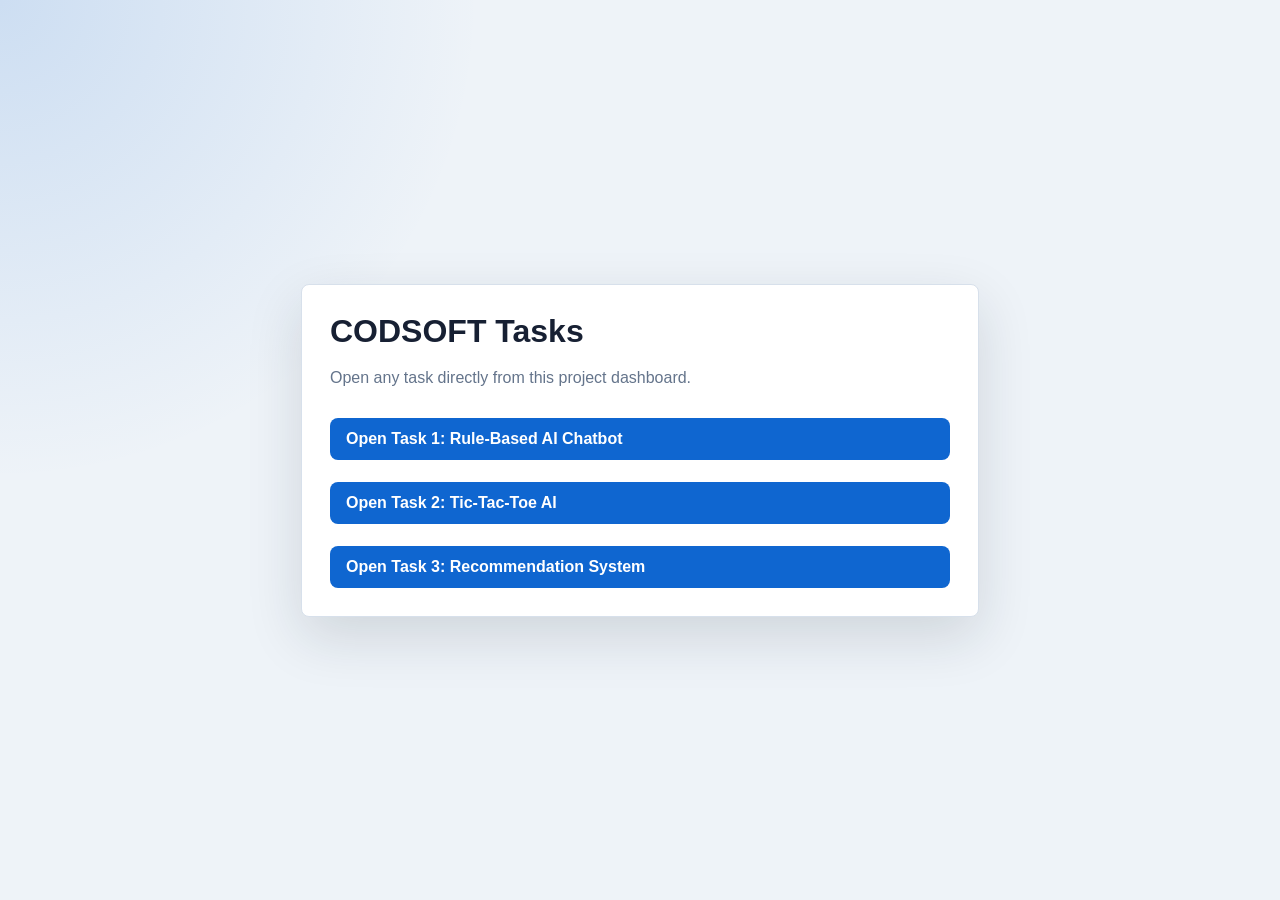
<file: index.html>
<!DOCTYPE html>
<html lang="en">
<head>
    <meta charset="UTF-8">
    <meta name="viewport" content="width=device-width, initial-scale=1.0">
    <title>CODSOFT Tasks</title>
    <style>
        body {
            min-height: 100vh;
            display: grid;
            place-items: center;
            margin: 0;
            font-family: Arial, Helvetica, sans-serif;
            color: #172033;
            background:
                radial-gradient(circle at top left, rgba(15, 102, 208, 0.15), transparent 30rem),
                #eef3f8;
        }

        main {
            width: min(620px, calc(100% - 32px));
            padding: 28px;
            text-align: left;
            background: #ffffff;
            border: 1px solid #d7e0eb;
            border-radius: 8px;
            box-shadow: 0 20px 55px rgba(23, 32, 51, 0.14);
        }

        h1 {
            margin: 0 0 10px;
        }

        p {
            color: #64748b;
            line-height: 1.5;
        }

        .task-list {
            display: grid;
            gap: 12px;
            margin-top: 18px;
        }

        a {
            display: block;
            margin-top: 10px;
            padding: 12px 16px;
            color: #ffffff;
            font-weight: 700;
            text-decoration: none;
            background: #0f66d0;
            border-radius: 8px;
        }
    </style>
</head>
<body>
    <main>
        <h1>CODSOFT Tasks</h1>
        <p>Open any task directly from this project dashboard.</p>
        <div class="task-list">
            <a href="Task-1-Chatbot/index.html">Open Task 1: Rule-Based AI Chatbot</a>
            <a href="Task-2-Tic-Tac-Toe/index.html">Open Task 2: Tic-Tac-Toe AI</a>
            <a href="Task-3/index.html">Open Task 3: Recommendation System</a>
        </div>
    </main>
</body>
</html>
</file>
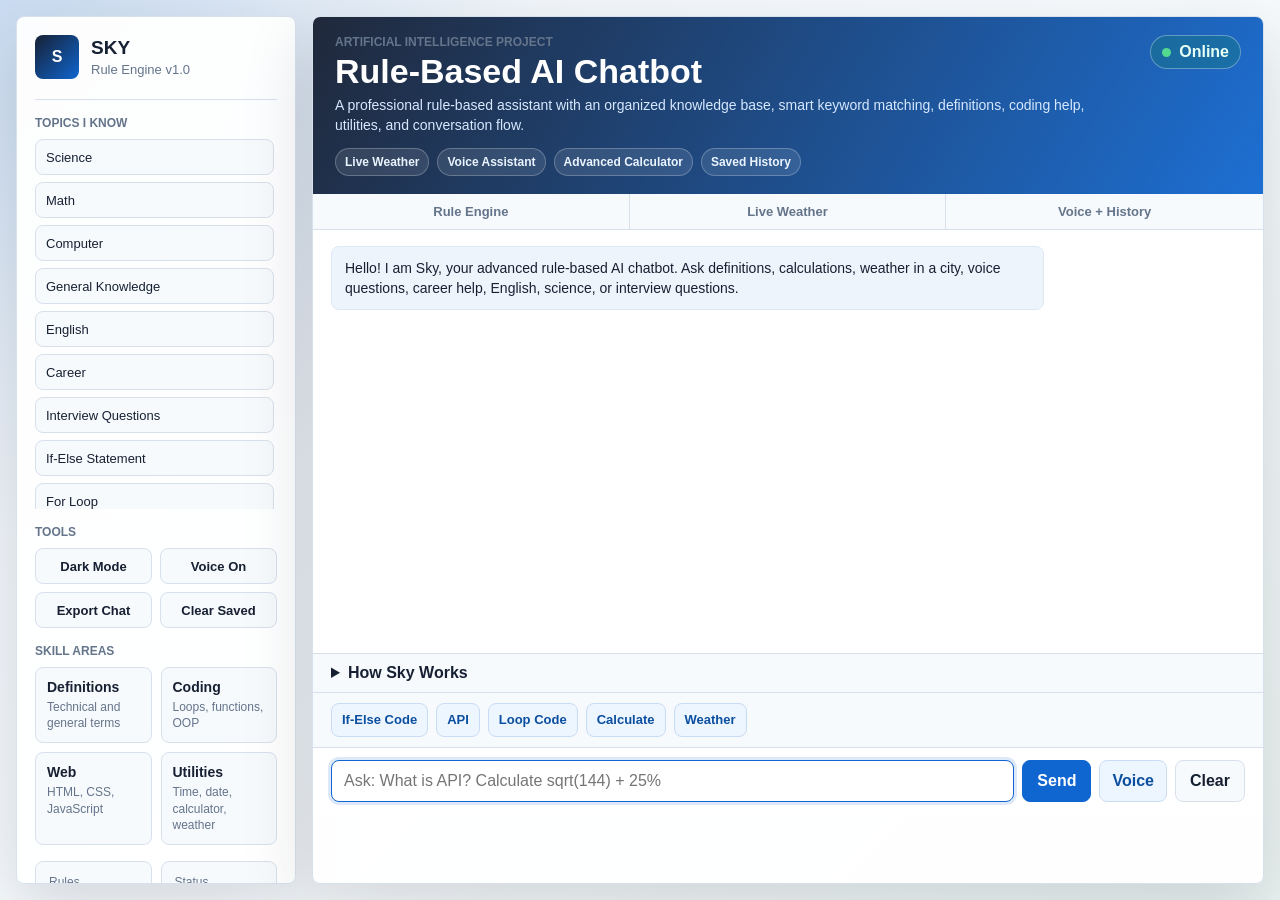
<file: Task-1-Chatbot/index.html>
<!DOCTYPE html>
<html lang="en">
<head>
    <meta charset="UTF-8">
    <meta name="viewport" content="width=device-width, initial-scale=1.0">
    <title>Sky Rule-Based AI Chatbot</title>
    <style>
        :root {
            --page: #eef3f8;
            --surface: #ffffff;
            --surface-soft: #f7fafc;
            --ink: #172033;
            --muted: #64748b;
            --line: #d7e0eb;
            --primary: #0f66d0;
            --primary-dark: #0b4f9f;
            --success: #13845b;
            --bot: #eef4fb;
            --shadow: 0 24px 70px rgba(23, 32, 51, 0.16);
        }

        body.dark-mode {
            --page: #111827;
            --surface: #172033;
            --surface-soft: #202b3f;
            --ink: #f4f7fb;
            --muted: #a8b3c5;
            --line: #334057;
            --primary: #55a7ff;
            --primary-dark: #8cc4ff;
            --bot: #22304a;
            --shadow: 0 24px 70px rgba(0, 0, 0, 0.34);
            background:
                radial-gradient(circle at top left, rgba(85, 167, 255, 0.18), transparent 34rem),
                linear-gradient(135deg, #111827 0%, #172033 60%, #10231f 100%);
        }

        * {
            box-sizing: border-box;
        }

        body {
            margin: 0;
            min-height: 100vh;
            font-family: Arial, Helvetica, sans-serif;
            color: var(--ink);
            background:
                radial-gradient(circle at top left, rgba(15, 102, 208, 0.16), transparent 34rem),
                linear-gradient(135deg, #eef3f8 0%, #f8fbfd 52%, #eaf3f1 100%);
        }

        button,
        input {
            font: inherit;
        }

        button {
            cursor: pointer;
        }

        .app {
            min-height: 100vh;
            display: grid;
            grid-template-columns: 280px minmax(0, 1fr);
            gap: 16px;
            padding: 16px;
        }

        .sidebar,
        .chat-card {
            border: 1px solid var(--line);
            border-radius: 8px;
            background: rgba(255, 255, 255, 0.95);
            box-shadow: var(--shadow);
        }

        .sidebar {
            display: flex;
            flex-direction: column;
            gap: 16px;
            max-height: calc(100vh - 32px);
            overflow-y: auto;
            padding: 18px;
        }

        .brand {
            display: flex;
            align-items: center;
            gap: 12px;
            padding-bottom: 20px;
            border-bottom: 1px solid var(--line);
        }

        .brand-mark {
            width: 44px;
            height: 44px;
            display: grid;
            place-items: center;
            border-radius: 8px;
            color: #ffffff;
            font-weight: 800;
            background: linear-gradient(135deg, #172033, #0f66d0);
        }

        .brand-name,
        .brand-subtitle,
        .section-label,
        .eyebrow,
        .header-copy {
            margin: 0;
        }

        .brand-name {
            font-size: 19px;
            font-weight: 800;
            text-transform: uppercase;
        }

        .brand-subtitle {
            margin-top: 3px;
            color: var(--muted);
            font-size: 13px;
        }

        .sidebar-section {
            display: grid;
            gap: 9px;
        }

        .section-label,
        .eyebrow {
            color: var(--muted);
            font-size: 12px;
            font-weight: 800;
            letter-spacing: 0;
            text-transform: uppercase;
        }

        .topic-list {
            display: grid;
            gap: 7px;
            max-height: 370px;
            overflow-y: auto;
            padding-right: 3px;
        }

        .capability-grid {
            display: grid;
            grid-template-columns: repeat(2, minmax(0, 1fr));
            gap: 9px;
        }

        .capability-card {
            padding: 11px;
            border: 1px solid var(--line);
            border-radius: 8px;
            background: var(--surface-soft);
        }

        .capability-card strong,
        .capability-card span {
            display: block;
        }

        .capability-card strong {
            font-size: 14px;
        }

        .capability-card span {
            margin-top: 4px;
            color: var(--muted);
            font-size: 12px;
            line-height: 1.35;
        }

        .topic-button {
            min-height: 36px;
            padding: 8px 10px;
            text-align: left;
            color: var(--ink);
            background: var(--surface-soft);
            border: 1px solid var(--line);
            border-radius: 8px;
            font-size: 13px;
        }

        .topic-button:hover,
        .topic-button:focus-visible {
            color: var(--primary-dark);
            border-color: #b9d1f0;
            background: #edf5ff;
        }

        body.dark-mode .topic-button:hover,
        body.dark-mode .topic-button:focus-visible,
        body.dark-mode .quick-row button:hover,
        body.dark-mode .quick-row button:focus-visible {
            color: #ffffff;
            background: #28466c;
        }

        .tool-row {
            display: grid;
            grid-template-columns: 1fr 1fr;
            gap: 8px;
        }

        .tool-button {
            min-height: 36px;
            padding: 8px 9px;
            color: var(--ink);
            font-weight: 800;
            background: var(--surface-soft);
            border: 1px solid var(--line);
            border-radius: 8px;
            font-size: 13px;
        }

        .stats-grid {
            grid-template-columns: 1fr 1fr;
            margin-top: auto;
        }

        .stats-grid div {
            padding: 13px;
            border: 1px solid var(--line);
            border-radius: 8px;
            background: var(--surface-soft);
        }

        .stats-grid span,
        .stats-grid strong {
            display: block;
        }

        .stats-grid span {
            color: var(--muted);
            font-size: 12px;
        }

        .stats-grid strong {
            margin-top: 5px;
            font-size: 17px;
        }

        .chat-card {
            min-height: 0;
            height: calc(100vh - 32px);
            display: flex;
            flex-direction: column;
            overflow: hidden;
        }

        .chat-header {
            display: flex;
            align-items: flex-start;
            justify-content: space-between;
            gap: 16px;
            padding: 18px 22px;
            color: #ffffff;
            background:
                linear-gradient(120deg, rgba(23, 32, 51, 0.96) 0%, rgba(15, 102, 208, 0.94) 100%),
                repeating-linear-gradient(135deg, rgba(255, 255, 255, 0.12) 0 1px, transparent 1px 16px);
        }

        h1 {
            margin: 4px 0 6px;
            font-size: clamp(24px, 3vw, 34px);
            line-height: 1.1;
        }

        .header-copy {
            max-width: 760px;
            color: #d7e8ff;
            line-height: 1.4;
            font-size: 14px;
        }

        .header-badges {
            display: flex;
            flex-wrap: wrap;
            gap: 8px;
            margin-top: 12px;
        }

        .header-badges span {
            padding: 6px 9px;
            color: #eaf4ff;
            font-size: 12px;
            font-weight: 800;
            border: 1px solid rgba(255, 255, 255, 0.24);
            border-radius: 999px;
            background: rgba(255, 255, 255, 0.10);
        }

        .status-pill {
            flex: 0 0 auto;
            display: inline-flex;
            align-items: center;
            gap: 8px;
            min-height: 32px;
            padding: 7px 11px;
            border-radius: 999px;
            color: #e6fff4;
            font-weight: 800;
            border: 1px solid rgba(255, 255, 255, 0.32);
            background: rgba(19, 132, 91, 0.26);
        }

        .status-dot {
            width: 9px;
            height: 9px;
            border-radius: 50%;
            background: #54d991;
        }

        .system-bar {
            display: grid;
            grid-template-columns: repeat(3, 1fr);
            border-bottom: 1px solid var(--line);
            background: var(--surface-soft);
        }

        .system-bar span {
            padding: 10px 12px;
            text-align: center;
            color: var(--muted);
            font-size: 13px;
            font-weight: 800;
            border-right: 1px solid var(--line);
        }

        .system-bar span:last-child {
            border-right: 0;
        }

        .chat-window {
            flex: 0 1 auto;
            display: flex;
            flex-direction: column;
            gap: 10px;
            height: clamp(300px, 47vh, 500px);
            min-height: 280px;
            padding: 16px 18px;
            overflow-y: auto;
            background:
                linear-gradient(rgba(255, 255, 255, 0.92), rgba(255, 255, 255, 0.92)),
                linear-gradient(90deg, rgba(15, 102, 208, 0.06) 1px, transparent 1px),
                linear-gradient(rgba(15, 102, 208, 0.06) 1px, transparent 1px);
            background-size: auto, 28px 28px, 28px 28px;
        }

        body.dark-mode .chat-window {
            background:
                linear-gradient(rgba(23, 32, 51, 0.92), rgba(23, 32, 51, 0.92)),
                linear-gradient(90deg, rgba(85, 167, 255, 0.08) 1px, transparent 1px),
                linear-gradient(rgba(85, 167, 255, 0.08) 1px, transparent 1px);
            background-size: auto, 28px 28px, 28px 28px;
        }

        .message {
            width: fit-content;
            max-width: min(760px, 78%);
            padding: 11px 13px;
            border-radius: 8px;
            line-height: 1.45;
            font-size: 14px;
        }

        .message p {
            margin: 0;
        }

        .message pre {
            max-width: 100%;
            margin: 10px 0 0;
            overflow-x: auto;
            padding: 12px;
            color: #eaf4ff;
            font-family: Consolas, "Courier New", monospace;
            font-size: 13px;
            line-height: 1.45;
            background: #172033;
            border-radius: 8px;
        }

        .typing-message {
            color: var(--muted);
            font-style: italic;
        }

        .bot-message {
            align-self: flex-start;
            color: var(--ink);
            background: var(--bot);
            border: 1px solid #dce8f6;
        }

        .user-message {
            align-self: flex-end;
            color: #ffffff;
            background: var(--primary);
        }

        .quick-row {
            display: flex;
            flex-wrap: wrap;
            gap: 8px;
            padding: 10px 18px;
            border-top: 1px solid var(--line);
            background: var(--surface-soft);
        }

        .quick-row button {
            min-height: 34px;
            padding: 7px 10px;
            color: var(--primary-dark);
            font-weight: 800;
            background: #edf5ff;
            border: 1px solid #c9dcf5;
            border-radius: 8px;
            font-size: 13px;
        }

        .quick-row button:hover,
        .quick-row button:focus-visible {
            background: #deedff;
        }

        .composer {
            display: grid;
            grid-template-columns: 1fr auto auto auto;
            gap: 8px;
            padding: 12px 18px 14px;
            border-top: 1px solid var(--line);
            background: var(--surface);
        }

        .composer input {
            min-width: 0;
            min-height: 42px;
            padding: 0 12px;
            color: var(--ink);
            background: var(--surface);
            border: 1px solid #cbd6e4;
            border-radius: 8px;
            outline: none;
        }

        .composer input:focus {
            border-color: var(--primary);
            box-shadow: 0 0 0 3px rgba(15, 102, 208, 0.14);
        }

        .send-button,
        .clear-button {
            min-height: 42px;
            padding: 0 14px;
            font-weight: 800;
            border-radius: 8px;
        }

        .send-button {
            color: #ffffff;
            background: var(--primary);
            border: 1px solid var(--primary);
        }

        .send-button:hover,
        .send-button:focus-visible {
            background: var(--primary-dark);
        }

        .clear-button {
            color: var(--ink);
            background: var(--surface-soft);
            border: 1px solid var(--line);
        }

        .mic-button {
            min-height: 42px;
            padding: 0 12px;
            color: var(--primary-dark);
            font-weight: 800;
            background: #edf5ff;
            border: 1px solid #c9dcf5;
            border-radius: 8px;
        }

        body.dark-mode .mic-button {
            color: #ffffff;
            background: #263b5c;
            border-color: #3b5579;
        }

        .explain-panel {
            padding: 10px 18px;
            border-top: 1px solid var(--line);
            background: var(--surface-soft);
        }

        .explain-panel summary {
            cursor: pointer;
            color: var(--ink);
            font-weight: 800;
        }

        .flow-list {
            display: grid;
            grid-template-columns: repeat(4, 1fr);
            gap: 9px;
            margin-top: 12px;
        }

        .flow-list span {
            padding: 10px;
            text-align: center;
            color: var(--muted);
            font-size: 13px;
            font-weight: 800;
            border: 1px solid var(--line);
            border-radius: 8px;
            background: var(--surface);
        }

        .clear-button:hover,
        .clear-button:focus-visible {
            background: #edf1f5;
        }

        @media (max-width: 860px) {
            .app {
                grid-template-columns: 1fr;
                padding: 16px;
            }

            .sidebar {
                order: 2;
            }

            .chat-card {
                min-height: 720px;
            }
        }

        @media (max-width: 620px) {
            .app {
                padding: 0;
            }

            .sidebar,
            .chat-card {
                border-radius: 0;
                box-shadow: none;
            }

            .chat-header {
                flex-direction: column;
                padding: 22px;
            }

            .system-bar {
                grid-template-columns: 1fr;
            }

            .system-bar span {
                border-right: 0;
                border-bottom: 1px solid var(--line);
            }

            .chat-window,
            .quick-row,
            .composer {
                padding-left: 18px;
                padding-right: 18px;
            }

            .composer {
                grid-template-columns: 1fr;
            }

            .flow-list {
                grid-template-columns: 1fr;
            }

            .message {
                max-width: 94%;
            }
        }
    </style>
</head>
<body>
    <main class="app">
        <aside class="sidebar" aria-label="Chatbot information">
            <div class="brand">
                <div class="brand-mark">S</div>
                <div>
                    <p class="brand-name">Sky</p>
                    <p class="brand-subtitle">Rule Engine v1.0</p>
                </div>
            </div>

            <section class="sidebar-section">
                <p class="section-label">Topics I Know</p>
                <div class="topic-list">
                    <button type="button" class="topic-button" data-message="science questions">Science</button>
                    <button type="button" class="topic-button" data-message="math formulas">Math</button>
                    <button type="button" class="topic-button" data-message="computer questions">Computer</button>
                    <button type="button" class="topic-button" data-message="general knowledge questions">General Knowledge</button>
                    <button type="button" class="topic-button" data-message="english grammar">English</button>
                    <button type="button" class="topic-button" data-message="career guidance">Career</button>
                    <button type="button" class="topic-button" data-message="interview questions">Interview Questions</button>
                    <button type="button" class="topic-button" data-message="what is if else statement">If-Else Statement</button>
                    <button type="button" class="topic-button" data-message="what is for loop">For Loop</button>
                    <button type="button" class="topic-button" data-message="what is API">API Definition</button>
                    <button type="button" class="topic-button" data-message="what is database">Database</button>
                    <button type="button" class="topic-button" data-message="what is cybersecurity">Cybersecurity</button>
                    <button type="button" class="topic-button" data-message="what is cloud computing">Cloud Computing</button>
                    <button type="button" class="topic-button" data-message="what is today's weather">Weather Help</button>
                    <button type="button" class="topic-button" data-message="calculate sqrt(144) + 25%">Advanced Math</button>
                </div>
            </section>

            <section class="sidebar-section">
                <p class="section-label">Tools</p>
                <div class="tool-row">
                    <button type="button" class="tool-button" id="themeToggle">Dark Mode</button>
                    <button type="button" class="tool-button" id="voiceToggle">Voice On</button>
                    <button type="button" class="tool-button" id="exportChat">Export Chat</button>
                    <button type="button" class="tool-button" id="clearHistory">Clear Saved</button>
                </div>
            </section>

            <section class="sidebar-section">
                <p class="section-label">Skill Areas</p>
                <div class="capability-grid">
                    <div class="capability-card">
                        <strong>Definitions</strong>
                        <span>Technical and general terms</span>
                    </div>
                    <div class="capability-card">
                        <strong>Coding</strong>
                        <span>Loops, functions, OOP</span>
                    </div>
                    <div class="capability-card">
                        <strong>Web</strong>
                        <span>HTML, CSS, JavaScript</span>
                    </div>
                    <div class="capability-card">
                        <strong>Utilities</strong>
                        <span>Time, date, calculator, weather</span>
                    </div>
                </div>
            </section>

            <section class="sidebar-section stats-grid">
                <div>
                    <span>Rules</span>
                    <strong>70+</strong>
                </div>
                <div>
                    <span>Status</span>
                    <strong>Active</strong>
                </div>
            </section>
        </aside>

        <section class="chat-card" aria-label="Rule-based AI chatbot">
            <header class="chat-header">
                <div>
                    <p class="eyebrow">Artificial Intelligence Project</p>
                    <h1>Rule-Based AI Chatbot</h1>
                    <p class="header-copy">A professional rule-based assistant with an organized knowledge base, smart keyword matching, definitions, coding help, utilities, and conversation flow.</p>
                    <div class="header-badges" aria-label="Advanced features">
                        <span>Live Weather</span>
                        <span>Voice Assistant</span>
                        <span>Advanced Calculator</span>
                        <span>Saved History</span>
                    </div>
                </div>
                <div class="status-pill">
                    <span class="status-dot"></span>
                    Online
                </div>
            </header>

            <div class="system-bar">
                <span>Rule Engine</span>
                <span>Live Weather</span>
                <span>Voice + History</span>
            </div>

            <div class="chat-window" id="chatWindow" aria-live="polite" aria-label="Chat messages"></div>

            <details class="explain-panel">
                <summary>How Sky Works</summary>
                <div class="flow-list">
                    <span>User Input</span>
                    <span>Normalize Text</span>
                    <span>Match Rule/API</span>
                    <span>Return Response</span>
                </div>
            </details>

            <div class="quick-row" aria-label="Quick prompts">
                <button type="button" data-message="give me code for if else in python">If-Else Code</button>
                <button type="button" data-message="what is API">API</button>
                <button type="button" data-message="give me code for for loop in python">Loop Code</button>
                <button type="button" data-message="calculate sqrt(144) + 25%">Calculate</button>
                <button type="button" data-message="weather in Mumbai">Weather</button>
            </div>

            <form class="composer" id="chatForm">
                <input
                    id="userInput"
                    type="text"
                    autocomplete="off"
                    placeholder="Ask: What is API? Calculate sqrt(144) + 25%"
                    aria-label="Type your message"
                >
                <button type="submit" class="send-button">Send</button>
                <button type="button" class="mic-button" id="voiceInput">Voice</button>
                <button type="button" class="clear-button" id="clearChat">Clear</button>
            </form>
        </section>
    </main>

    <script>
        document.addEventListener("DOMContentLoaded", function () {
            const chatWindow = document.querySelector("#chatWindow");
            const chatForm = document.querySelector("#chatForm");
            const userInput = document.querySelector("#userInput");
            const clearChatButton = document.querySelector("#clearChat");
            const promptButtons = document.querySelectorAll("[data-message]");
            const themeToggle = document.querySelector("#themeToggle");
            const voiceToggle = document.querySelector("#voiceToggle");
            const voiceInputButton = document.querySelector("#voiceInput");
            const exportChatButton = document.querySelector("#exportChat");
            const clearHistoryButton = document.querySelector("#clearHistory");
            const storageKey = "sky-chat-history";
            const themeKey = "sky-theme";
            let voiceEnabled = true;
            let chatHistory = [];

            const rules = [
                {
                    patterns: ["hello", "hi", "hey", "good morning", "good afternoon", "good evening"],
                    responses: [
                        "Hello! I am Sky, your rule-based AI chatbot. How can I help you today?",
                        "Hi there! You can ask me about programming, AI, web development, study topics, time, date, weather help, or jokes."
                    ]
                },
                {
                    patterns: ["who are you", "your name", "what are you", "identity"],
                    responses: [
                        "I am a rule-based chatbot that replies using predefined rules and pattern matching.",
                        "My name is Sky. I am built to demonstrate basic artificial intelligence conversation flow."
                    ]
                },
                {
                    patterns: ["what is ai", "what is artificial intelligence", "define ai", "meaning of ai", "artificial intelligence"],
                    responses: [
                        "Artificial Intelligence is the field of making computer systems perform tasks that usually need human intelligence.",
                        "AI helps machines understand patterns, make decisions, solve problems, and respond intelligently."
                    ]
                },
                {
                    patterns: ["what is chatbot", "what is a chatbot", "define chatbot", "chatbot"],
                    responses: [
                        "A chatbot is a software program that communicates with users through text or voice.",
                        "A chatbot simulates conversation by understanding messages and giving useful responses."
                    ]
                },
                {
                    patterns: ["help", "what can you do", "features", "commands", "capabilities"],
                    responses: [
                        "I can answer definitions, coding concepts, science, math, computer, general knowledge, English, career, interview questions, live weather, voice input, chat history, export, and advanced calculations.",
                        "Try asking: what is API, weather in Mumbai, solve x + 5 = 10, area of circle radius 5, simple interest, percentage marks, or interview questions."
                    ]
                },
                {
                    patterns: ["science questions", "science", "physics", "chemistry", "biology"],
                    responses: [
                        "Science studies the natural world through observation, experiments, and evidence. You can ask me about physics, chemistry, biology, energy, force, atoms, cells, and environment.",
                        "Examples: what is force, what is atom, what is photosynthesis, what is electricity."
                    ]
                },
                {
                    patterns: ["general knowledge", "gk", "capital", "country"],
                    responses: [
                        "General knowledge includes facts about countries, history, science, current affairs, geography, and important people.",
                        "Example: India is a country in South Asia, and New Delhi is the capital of India."
                    ]
                },
                {
                    patterns: ["english", "grammar", "noun", "verb", "adjective", "essay"],
                    responses: [
                        "English grammar helps us write and speak correctly. A noun names a person, place, or thing; a verb shows action; an adjective describes a noun.",
                        "For English improvement, practice vocabulary, grammar rules, reading, and short writing daily."
                    ]
                },
                {
                    patterns: ["career", "job", "future", "guidance"],
                    responses: [
                        "Career guidance starts with your interests, skills, education, and goals. For technology, learn programming, build projects, upload them to GitHub, and practice interviews.",
                        "A strong career plan includes learning skills, making projects, improving communication, and preparing a resume."
                    ]
                },
                {
                    patterns: ["interview", "interview questions", "hr questions"],
                    responses: [
                        "Common interview questions include: Tell me about yourself, explain your project, what are your strengths, why should we select you, and what did you learn from this project?",
                        "For your chatbot project, explain: it normalizes user input, matches patterns, selects a predefined response, and shows the answer in a clean web interface."
                    ]
                },
                {
                    patterns: ["programming", "coding", "code", "developer"],
                    responses: [
                        "Programming means writing instructions that tell a computer how to solve a problem."
                    ]
                },
                {
                    patterns: ["python", "what is python", "python programming"],
                    responses: [
                        "Python is a simple and powerful programming language used for AI, websites, automation, data science, and software development.",
                        "Python is popular because its syntax is easy to read and beginners can learn it quickly."
                    ]
                },
                {
                    patterns: ["if else", "if-else", "if statement", "else statement", "conditional statement"],
                    responses: [
                        "An if-else statement is used to make decisions in a program. If a condition is true, one block of code runs; otherwise, the else block runs.",
                        "Example: if marks >= 40, print pass; else, print fail. This is called decision-making in programming."
                    ]
                },
                {
                    patterns: ["for loop", "for-loop", "what is loop", "loop statement", "loops"],
                    responses: [
                        "A for loop repeats a block of code a fixed number of times or for each item in a list.",
                        "Example: a for loop can print numbers from 1 to 10 without writing ten separate print statements."
                    ]
                },
                {
                    patterns: ["while loop", "while-loop"],
                    responses: [
                        "A while loop repeats code as long as a condition remains true.",
                        "Use a while loop when you do not know exactly how many times the code should repeat."
                    ]
                },
                {
                    patterns: ["variable", "variables", "what is variable"],
                    responses: [
                        "A variable is a named storage place for data. Example: age = 18 stores the value 18 in the variable named age.",
                        "Variables help programs remember values like names, marks, prices, and scores."
                    ]
                },
                {
                    patterns: ["function", "functions", "method", "what is function"],
                    responses: [
                        "A function is a reusable block of code that performs a specific task.",
                        "Functions make programs organized because you can write code once and use it many times."
                    ]
                },
                {
                    patterns: ["array", "arrays", "list", "what is array"],
                    responses: [
                        "An array or list stores multiple values in one variable, such as marks = [80, 75, 90].",
                        "Arrays are useful when you need to store many related items together."
                    ]
                },
                {
                    patterns: ["object", "objects", "class", "oops", "oop"],
                    responses: [
                        "Object-oriented programming organizes code using classes and objects. A class is a blueprint, and an object is made from that blueprint.",
                        "Example: Car can be a class, and one specific car with color and model can be an object."
                    ]
                },
                {
                    patterns: ["html", "what is html"],
                    responses: [
                        "HTML stands for HyperText Markup Language. It is used to create the structure of a web page.",
                        "HTML adds headings, paragraphs, buttons, images, forms, and links to websites."
                    ]
                },
                {
                    patterns: ["css", "what is css"],
                    responses: [
                        "CSS stands for Cascading Style Sheets. It is used to design and style web pages.",
                        "CSS controls colors, fonts, spacing, layout, borders, and responsive design."
                    ]
                },
                {
                    patterns: ["javascript", "java script", "what is javascript"],
                    responses: [
                        "JavaScript is a programming language used to make websites interactive.",
                        "JavaScript can handle button clicks, forms, animations, chatbot replies, and dynamic page updates."
                    ]
                },
                {
                    patterns: ["database", "sql", "mysql", "data base"],
                    responses: [
                        "A database stores and manages data in an organized way. SQL is commonly used to read and update database records.",
                        "Example: a college system may use a database to store student names, marks, and attendance."
                    ]
                },
                {
                    patterns: ["algorithm", "algorithms"],
                    responses: [
                        "An algorithm is a step-by-step method for solving a problem.",
                        "Example: a recipe is like an algorithm because it gives ordered steps to reach a final result."
                    ]
                },
                {
                    patterns: ["debug", "debugging", "error", "bug"],
                    responses: [
                        "Debugging means finding and fixing errors in a program.",
                        "A good debugging method is to read the error message, check the line number, and test small parts of the code."
                    ]
                },
                {
                    patterns: ["weather", "today weather", "todays weather", "what is todays weather", "what is today's weather", "temperature"],
                    responses: [
                        "I can answer weather-related questions, but this offline rule-based version cannot fetch live weather automatically. Please check a weather app or connect me to a weather API for live updates.",
                        "For live weather, this chatbot needs internet data from a weather API. Right now, I can explain weather terms but cannot know the current weather."
                    ]
                },
                {
                    patterns: ["rain", "cloud", "sunny", "humidity", "wind"],
                    responses: [
                        "Weather terms: humidity means moisture in the air, wind speed shows how fast air is moving, and cloudy means clouds are covering the sky.",
                        "Rain, wind, humidity, and temperature are common measurements used in weather reports."
                    ]
                },
                {
                    patterns: ["study", "exam", "learn", "how to study"],
                    responses: [
                        "A good study method is to read the topic, write short notes, practice examples, and revise daily.",
                        "For technical subjects, learn the definition first, then understand one example, then try writing your own code."
                    ]
                },
                {
                    patterns: ["resume", "github", "project"],
                    responses: [
                        "A good project should have clear code, a README file, screenshots, and simple instructions for running it.",
                        "For GitHub, keep your project organized with folders, comments, documentation, and a meaningful project title."
                    ]
                },
                {
                    patterns: ["api", "what is api"],
                    responses: [
                        "API stands for Application Programming Interface. It allows two software systems to communicate with each other.",
                        "An API is like a messenger between applications. For example, a weather app can use a weather API to get live weather data."
                    ]
                },
                {
                    patterns: ["compiler", "interpreter"],
                    responses: [
                        "A compiler converts source code into machine code before running it. An interpreter runs code step by step.",
                        "Compiled languages are often fast after compilation, while interpreted languages are usually easier to test quickly."
                    ]
                },
                {
                    patterns: ["operating system", "os"],
                    responses: [
                        "An operating system is system software that manages hardware and software resources. Examples include Windows, Linux, macOS, Android, and iOS.",
                        "The operating system controls files, memory, processes, devices, and user interaction."
                    ]
                },
                {
                    patterns: ["network", "networking", "internet"],
                    responses: [
                        "A computer network connects devices so they can share data and resources.",
                        "The internet is a global network of networks that allows devices around the world to communicate."
                    ]
                },
                {
                    patterns: ["cybersecurity", "security", "password", "phishing"],
                    responses: [
                        "Cybersecurity means protecting computers, networks, and data from attacks or unauthorized access.",
                        "Good security habits include using strong passwords, avoiding suspicious links, updating software, and enabling two-factor authentication."
                    ]
                },
                {
                    patterns: ["cloud computing", "cloud"],
                    responses: [
                        "Cloud computing means using internet-based servers to store data, run applications, and provide computing services.",
                        "Examples of cloud services include Google Drive, AWS, Microsoft Azure, and cloud hosting platforms."
                    ]
                },
                {
                    patterns: ["machine learning", "ml"],
                    responses: [
                        "Machine learning is a part of AI where computers learn patterns from data and improve performance without being directly programmed for every rule.",
                        "Examples include recommendation systems, spam detection, image recognition, and prediction models."
                    ]
                },
                {
                    patterns: ["data science", "data analytics", "analytics"],
                    responses: [
                        "Data science uses data, statistics, programming, and machine learning to find useful insights and make predictions.",
                        "Data analytics focuses on understanding data and using it to support better decisions."
                    ]
                },
                {
                    patterns: ["frontend", "front end", "backend", "back end", "full stack"],
                    responses: [
                        "Frontend development builds the part users see. Backend development handles servers, databases, and application logic. Full stack means working on both.",
                        "A complete web app usually has a frontend interface, backend logic, and a database."
                    ]
                },
                {
                    patterns: ["json", "xml"],
                    responses: [
                        "JSON is a lightweight format for storing and sending data. It is commonly used in APIs.",
                        "XML and JSON are both data formats, but JSON is usually simpler and very popular in web development."
                    ]
                },
                {
                    patterns: ["http", "https", "url", "website"],
                    responses: [
                        "HTTP is a protocol used by browsers and servers to communicate. HTTPS is the secure version that encrypts data.",
                        "A URL is the web address used to locate a page or resource on the internet."
                    ]
                },
                {
                    patterns: ["input", "output", "ipo"],
                    responses: [
                        "Input is data given to a program, processing is what the program does with it, and output is the result.",
                        "Example: entering marks is input, calculating grade is processing, and showing pass/fail is output."
                    ]
                },
                {
                    patterns: ["syntax", "semantic", "logic error"],
                    responses: [
                        "A syntax error happens when code breaks language rules. A logic error happens when code runs but gives the wrong result.",
                        "Syntax is about correct code structure, while semantics is about the meaning of the code."
                    ]
                },
                {
                    patterns: ["time", "current time", "what time"],
                    responses: [
                        "The current time is {time}.",
                        "It is {time} right now."
                    ]
                },
                {
                    patterns: ["date", "today", "current date"],
                    responses: [
                        "Today's date is {date}.",
                        "The current date is {date}."
                    ]
                },
                {
                    patterns: ["joke", "tell me a joke", "funny"],
                    responses: [
                        "Why did the computer get promoted? Because it had outstanding byte-sized results.",
                        "Why do programmers prefer dark mode? Because light attracts bugs."
                    ]
                },
                {
                    patterns: ["math", "calculate", "plus", "minus"],
                    responses: [
                        "I can solve many calculations. Try examples like calculate 12 + 8, calculate (20 - 5) * 3, calculate sqrt(144), calculate 2 power 5, or calculate 25%.",
                        "My calculator supports addition, subtraction, multiplication, division, brackets, decimals, percentages, square root, and powers."
                    ]
                },
                {
                    patterns: ["thanks", "thank you", "thx"],
                    responses: [
                        "You're welcome!",
                        "Happy to help."
                    ]
                },
                {
                    patterns: ["bye", "goodbye", "exit", "quit", "see you"],
                    responses: [
                        "Goodbye! Keep learning and building.",
                        "See you later. Great job exploring AI basics."
                    ]
                }
            ];

            const fallbackResponses = [
                "I do not have an exact rule for that yet. Try asking a clear definition question such as what is API, what is compiler, what is database, or what is for loop.",
                "I did not fully understand that message. I work best with short questions like define variable, explain HTML, calculate 20 + 5, or what is today's weather.",
                "That exact question is not in my knowledge base yet. Because this is a rule-based chatbot, more answers can be added by adding more terms and patterns."
            ];

            const definitionBank = {
                "ai": "Artificial Intelligence is the field of creating machines or software that can perform tasks that usually require human intelligence.",
                "artificial intelligence": "Artificial Intelligence is the field of creating machines or software that can perform tasks that usually require human intelligence.",
                "api": "API stands for Application Programming Interface. It allows one software application to communicate with another.",
                "algorithm": "An algorithm is a step-by-step process used to solve a problem or complete a task.",
                "array": "An array is a collection that stores multiple values together under one name.",
                "backend": "Backend is the server-side part of an application that handles logic, databases, authentication, and data processing.",
                "binary": "Binary is a number system that uses only 0 and 1. Computers use binary to represent data.",
                "boolean": "A boolean is a data type with only two values: true or false.",
                "bug": "A bug is an error or problem in software that causes incorrect behavior.",
                "chatbot": "A chatbot is a software program that responds to user messages and simulates conversation.",
                "class": "A class is a blueprint used in object-oriented programming to create objects.",
                "cloud computing": "Cloud computing means using internet-based servers for storage, applications, databases, and computing power.",
                "compiler": "A compiler translates source code into machine code or another executable format before the program runs.",
                "condition": "A condition is an expression that evaluates to true or false and is used for decision-making.",
                "css": "CSS stands for Cascading Style Sheets. It controls the design, layout, colors, and spacing of web pages.",
                "cybersecurity": "Cybersecurity is the practice of protecting systems, networks, and data from digital attacks.",
                "data": "Data means facts, values, or information that can be stored, processed, or analyzed.",
                "database": "A database is an organized collection of data that can be stored, searched, updated, and managed.",
                "debugging": "Debugging is the process of finding and fixing errors in code.",
                "encryption": "Encryption converts readable data into a protected format so unauthorized people cannot easily understand it.",
                "frontend": "Frontend is the part of a website or app that users directly see and interact with.",
                "function": "A function is a reusable block of code that performs a specific task.",
                "html": "HTML stands for HyperText Markup Language. It creates the structure and content of a web page.",
                "http": "HTTP is the protocol used for communication between web browsers and web servers.",
                "https": "HTTPS is the secure version of HTTP. It encrypts data between the browser and server.",
                "if else": "An if-else statement lets a program choose between two paths based on whether a condition is true or false.",
                "inheritance": "Inheritance is an OOP concept where one class can reuse properties and methods from another class.",
                "internet": "The internet is a global network that connects computers and devices around the world.",
                "interpreter": "An interpreter runs code step by step instead of compiling the whole program first.",
                "java": "Java is a high-level, object-oriented programming language used for applications, Android development, backend systems, and enterprise software.",
                "javascript": "JavaScript is a programming language used to make web pages interactive and dynamic.",
                "json": "JSON is a lightweight data format commonly used to exchange data between applications and APIs.",
                "loop": "A loop repeats a block of code multiple times.",
                "machine learning": "Machine learning is a branch of AI where systems learn patterns from data to make predictions or decisions.",
                "network": "A network connects computers and devices so they can share data and resources.",
                "object": "An object is an instance of a class that contains data and behavior.",
                "oop": "OOP means Object-Oriented Programming. It organizes code using objects and classes.",
                "operating system": "An operating system manages computer hardware and software. Examples include Windows, Linux, macOS, Android, and iOS.",
                "python": "Python is a readable, beginner-friendly programming language used in AI, data science, automation, and web development.",
                "recursion": "Recursion is when a function calls itself to solve a smaller version of the same problem.",
                "server": "A server is a computer or program that provides data or services to other computers called clients.",
                "sql": "SQL stands for Structured Query Language. It is used to manage and query relational databases.",
                "variable": "A variable is a named place used to store a value in a program.",
                "website": "A website is a collection of web pages that users can access through a browser.",
                "weather": "Weather describes the current condition of the atmosphere, including temperature, rain, wind, clouds, and humidity."
            };

            const generalKnowledgeBank = {
                "capital of india": "The capital of India is New Delhi.",
                "india capital": "The capital of India is New Delhi.",
                "pm of india": "The Prime Minister of India is Narendra Modi.",
                "prime minister of india": "The Prime Minister of India is Narendra Modi.",
                "current pm of india": "The Prime Minister of India is Narendra Modi.",
                "president of india": "The President of India is Droupadi Murmu.",
                "national animal of india": "The national animal of India is the Bengal tiger.",
                "national bird of india": "The national bird of India is the Indian peacock.",
                "national flower of india": "The national flower of India is the lotus.",
                "national fruit of india": "The national fruit of India is the mango.",
                "national currency of india": "The currency of India is the Indian Rupee.",
                "largest state of india": "The largest state of India by area is Rajasthan.",
                "smallest state of india": "The smallest state of India by area is Goa.",
                "father of nation india": "Mahatma Gandhi is known as the Father of the Nation in India.",
                "who is mahatma gandhi": "Mahatma Gandhi was a leader of India's freedom movement and is known for non-violence.",
                "who is apj abdul kalam": "Dr. A. P. J. Abdul Kalam was a scientist and the 11th President of India. He is also known as the Missile Man of India."
            };

            const codeExamples = [
                {
                    keys: ["hello world", "hello in python", "print hello"],
                    title: "Python Hello World",
                    explanation: "This Python code prints a simple message on the screen.",
                    code: "print(\"Hello, World!\")"
                },
                {
                    keys: ["if else", "if-else", "if statement", "pass fail"],
                    title: "Python If-Else Statement",
                    explanation: "This code checks a condition and prints a different result based on marks.",
                    code: "marks = 75\n\nif marks >= 40:\n    print(\"Pass\")\nelse:\n    print(\"Fail\")"
                },
                {
                    keys: ["for loop", "for-loop", "print 1 to 10"],
                    title: "Python For Loop",
                    explanation: "This code repeats the print statement from 1 to 10.",
                    code: "for number in range(1, 11):\n    print(number)"
                },
                {
                    keys: ["while loop", "while-loop"],
                    title: "Python While Loop",
                    explanation: "This code keeps running while the condition is true.",
                    code: "count = 1\n\nwhile count <= 5:\n    print(count)\n    count += 1"
                },
                {
                    keys: ["function", "python function", "add function"],
                    title: "Python Function",
                    explanation: "This function accepts two numbers and returns their sum.",
                    code: "def add_numbers(a, b):\n    return a + b\n\nresult = add_numbers(10, 5)\nprint(result)"
                },
                {
                    keys: ["list", "array", "python list"],
                    title: "Python List Example",
                    explanation: "A list stores multiple values in one variable.",
                    code: "students = [\"Amit\", \"Riya\", \"Prem\"]\n\nfor student in students:\n    print(student)"
                },
                {
                    keys: ["largest number", "maximum number"],
                    title: "Find Largest Number in Python",
                    explanation: "This code compares three numbers and prints the largest.",
                    code: "a = 10\nb = 25\nc = 15\n\nif a >= b and a >= c:\n    print(\"Largest:\", a)\nelif b >= a and b >= c:\n    print(\"Largest:\", b)\nelse:\n    print(\"Largest:\", c)"
                },
                {
                    keys: ["even odd", "odd even"],
                    title: "Even or Odd Number in Python",
                    explanation: "This code checks whether a number is even or odd.",
                    code: "number = 7\n\nif number % 2 == 0:\n    print(\"Even number\")\nelse:\n    print(\"Odd number\")"
                },
                {
                    keys: ["factorial"],
                    title: "Factorial Program in Python",
                    explanation: "This code calculates factorial using a loop.",
                    code: "number = 5\nfactorial = 1\n\nfor i in range(1, number + 1):\n    factorial *= i\n\nprint(\"Factorial:\", factorial)"
                },
                {
                    keys: ["html button", "button in html"],
                    title: "HTML Button Example",
                    explanation: "This creates a simple button on a web page.",
                    code: "<button>Click Me</button>"
                },
                {
                    keys: ["javascript click", "button click"],
                    title: "JavaScript Button Click",
                    explanation: "This JavaScript code shows a message when a button is clicked.",
                    code: "<button onclick=\"showMessage()\">Click Me</button>\n\n<script>\nfunction showMessage() {\n    alert(\"Button clicked!\");\n}\n<\\/script>"
                }
            ];

            const spellingCorrections = {
                "javscript": "javascript",
                "java script": "javascript",
                "pyhton": "python",
                "pthon": "python",
                "htlm": "html",
                "cs": "css",
                "databse": "database",
                "algoritm": "algorithm",
                "algorithum": "algorithm",
                "funtion": "function",
                "fuction": "function",
                "varible": "variable",
                "variale": "variable",
                "ifelse": "if else",
                "forloop": "for loop",
                "weater": "weather",
                "wheather": "weather",
                "calcuate": "calculate",
                "calcualte": "calculate"
            };

            function normalize(text) {
                let normalized = text.toLowerCase().trim().replace(/[^\w\s?]/g, "");

                Object.keys(spellingCorrections).forEach(function (wrongWord) {
                    const pattern = new RegExp("\\b" + wrongWord + "\\b", "g");
                    normalized = normalized.replace(pattern, spellingCorrections[wrongWord]);
                });

                return normalized;
            }

            function choose(items) {
                return items[Math.floor(Math.random() * items.length)];
            }

            function fillDynamicText(response) {
                const now = new Date();
                const time = now.toLocaleTimeString([], { hour: "2-digit", minute: "2-digit" });
                const date = now.toLocaleDateString([], {
                    day: "2-digit",
                    month: "long",
                    year: "numeric"
                });

                return response.replace("{time}", time).replace("{date}", date);
            }

            function getWeatherCodeText(code) {
                const weatherCodes = {
                    0: "clear sky",
                    1: "mainly clear",
                    2: "partly cloudy",
                    3: "overcast",
                    45: "foggy",
                    48: "foggy with frost",
                    51: "light drizzle",
                    53: "moderate drizzle",
                    55: "dense drizzle",
                    61: "slight rain",
                    63: "moderate rain",
                    65: "heavy rain",
                    71: "slight snow",
                    73: "moderate snow",
                    75: "heavy snow",
                    80: "rain showers",
                    81: "moderate rain showers",
                    82: "heavy rain showers",
                    95: "thunderstorm"
                };

                return weatherCodes[code] || "weather condition available";
            }

            function getLocationFromWeatherQuestion(text) {
                const match = text.match(/(?:weather|temperature|rain)(?:\s+today)?(?:\s+in|\s+at|\s+for)?\s+([a-z\s]+)$/);

                if (!match) {
                    return "";
                }

                return match[1]
                    .replace(/\btoday\b/g, "")
                    .replace(/\bcurrent\b/g, "")
                    .trim();
            }

            async function getLiveWeatherAnswer(message) {
                const text = normalize(message);

                if (!text.includes("weather") && !text.includes("temperature")) {
                    return "";
                }

                const location = getLocationFromWeatherQuestion(text) || "Mumbai";

                try {
                    const geoUrl = "https://geocoding-api.open-meteo.com/v1/search?count=1&name=" + encodeURIComponent(location);
                    const geoResponse = await fetch(geoUrl);
                    const geoData = await geoResponse.json();

                    if (!geoData.results || !geoData.results.length) {
                        return "I could not find that location. Try asking like: weather in Mumbai, weather in Delhi, or weather in Pune.";
                    }

                    const place = geoData.results[0];
                    const weatherUrl = "https://api.open-meteo.com/v1/forecast?latitude=" + place.latitude + "&longitude=" + place.longitude + "&current=temperature_2m,relative_humidity_2m,wind_speed_10m,weather_code";
                    const weatherResponse = await fetch(weatherUrl);
                    const weatherData = await weatherResponse.json();
                    const current = weatherData.current;

                    return "Current weather in " + place.name + ": " + current.temperature_2m + "°C, " + getWeatherCodeText(current.weather_code) + ", humidity " + current.relative_humidity_2m + "%, wind speed " + current.wind_speed_10m + " km/h.";
                } catch (error) {
                    return "I could not fetch live weather right now. Please check your internet connection, or try again later.";
                }
            }

            function getDefinitionAnswer(text) {
                const cleanedTerm = text
                    .replace(/^what is\s+/, "")
                    .replace(/^what are\s+/, "")
                    .replace(/^who is\s+/, "")
                    .replace(/^define\s+/, "")
                    .replace(/^explain\s+/, "")
                    .replace(/^meaning of\s+/, "")
                    .replace(/[?]/g, "")
                    .trim();

                if (generalKnowledgeBank[cleanedTerm]) {
                    return generalKnowledgeBank[cleanedTerm];
                }

                if (definitionBank[cleanedTerm]) {
                    return definitionBank[cleanedTerm];
                }

                const matchedGeneralTerm = Object.keys(generalKnowledgeBank)
                    .sort(function (a, b) {
                        return b.length - a.length;
                    })
                    .find(function (term) {
                        return new RegExp("\\b" + term.replace(/[.*+?^${}()|[\]\\]/g, "\\$&") + "\\b").test(cleanedTerm);
                    });

                if (matchedGeneralTerm) {
                    return generalKnowledgeBank[matchedGeneralTerm];
                }

                const matchedTerm = Object.keys(definitionBank)
                    .sort(function (a, b) {
                        return b.length - a.length;
                    })
                    .find(function (term) {
                        return new RegExp("\\b" + term.replace(/[.*+?^${}()|[\]\\]/g, "\\$&") + "\\b").test(cleanedTerm);
                    });

                if (matchedTerm) {
                    return definitionBank[matchedTerm];
                }

                return "";
            }

            function getGeneralKnowledgeAnswer(text) {
                const cleanedText = text.replace(/[?]/g, "").trim();

                if (generalKnowledgeBank[cleanedText]) {
                    return generalKnowledgeBank[cleanedText];
                }

                const matchedTerm = Object.keys(generalKnowledgeBank).find(function (term) {
                    return new RegExp("\\b" + term.replace(/[.*+?^${}()|[\]\\]/g, "\\$&") + "\\b").test(cleanedText);
                });

                if (matchedTerm) {
                    return generalKnowledgeBank[matchedTerm];
                }

                return "";
            }

            function getCodeAnswer(text) {
                const wantsCode =
                    text.includes("code") ||
                    text.includes("program") ||
                    text.includes("write") ||
                    text.includes("example");

                if (!wantsCode) {
                    return "";
                }

                const matchedExample = codeExamples.find(function (example) {
                    return example.keys.some(function (key) {
                        return text.includes(key);
                    });
                });

                if (!matchedExample) {
                    return "I can provide code examples for hello world, if-else, for loop, while loop, function, list, largest number, even odd, factorial, HTML button, and JavaScript click.";
                }

                return matchedExample.title + "\n" + matchedExample.explanation + "\n```code\n" + matchedExample.code + "\n```";
            }

            function getMathAnswer(text) {
                let mathText = text
                    .replace(/^calculate\s+/, "")
                    .replace(/^solve\s+/, "")
                    .replace(/^what is\s+/, "")
                    .replace(/^what's\s+/, "")
                    .replace(/\bplus\b/g, "+")
                    .replace(/\bminus\b/g, "-")
                    .replace(/\btimes\b/g, "*")
                    .replace(/\binto\b/g, "*")
                    .replace(/\bmultiplied by\b/g, "*")
                    .replace(/\bdivide by\b/g, "/")
                    .replace(/\bdivided by\b/g, "/")
                    .replace(/\bover\b/g, "/")
                    .replace(/\bpower of\b/g, "^")
                    .replace(/\bto the power of\b/g, "^")
                    .replace(/\bpower\b/g, "^")
                    .replace(/\bsquare root of\b/g, "sqrt")
                    .replace(/\bsquare root\b/g, "sqrt")
                    .replace(/\bsquare of\s+(\d+(?:\.\d+)?)/g, "$1^2")
                    .replace(/\bcube of\s+(\d+(?:\.\d+)?)/g, "$1^3")
                    .trim();

                if (!/[0-9]/.test(mathText)) {
                    return "";
                }

                mathText = mathText
                    .replace(/(\d+(?:\.\d+)?)\s*%\s*of\s*(\d+(?:\.\d+)?)/g, "(($1/100)*$2)")
                    .replace(/(\d+(?:\.\d+)?)\s*%/g, "($1/100)")
                    .replace(/\bsqrt\s+(\d+(?:\.\d+)?)/g, "sqrt($1)")
                    .replace(/\^/g, "**")
                    .replace(/\bsqrt\s*\(/g, "Math.sqrt(")
                    .replace(/\bpi\b/g, "Math.PI");

                if (!/[+\-*/()%.]|\*\*|Math\.sqrt|Math\.PI/.test(mathText)) {
                    return "";
                }

                if (!/^[0-9+\-*/().\s%MathsqrtPI]+$/.test(mathText)) {
                    return "";
                }

                try {
                    const answer = Function("\"use strict\"; return (" + mathText + ");")();

                    if (!Number.isFinite(answer)) {
                        return "This calculation does not produce a valid number.";
                    }

                    const formattedAnswer = Number.isInteger(answer)
                        ? String(answer)
                        : String(Number(answer.toFixed(8)));

                    return "The answer is " + formattedAnswer + ".";
                } catch (error) {
                    return "I could not solve that calculation. Try using numbers with +, -, *, /, brackets, %, sqrt(), or power.";
                }
            }

            function getFormulaAnswer(text) {
                const equationMatch = text.match(/solve\s+x\s*([+\-])\s*(\d+(?:\.\d+)?)\s*=\s*(\d+(?:\.\d+)?)/);

                if (equationMatch) {
                    const operator = equationMatch[1];
                    const number = Number(equationMatch[2]);
                    const result = Number(equationMatch[3]);
                    const x = operator === "+" ? result - number : result + number;

                    return "Solving x " + operator + " " + number + " = " + result + ", the value of x is " + x + ".";
                }

                const circleMatch = text.match(/area of circle radius\s+(\d+(?:\.\d+)?)/);

                if (circleMatch) {
                    const radius = Number(circleMatch[1]);
                    const area = Math.PI * radius * radius;
                    return "Area of circle = pi x r x r. For radius " + radius + ", area is " + Number(area.toFixed(2)) + " square units.";
                }

                const simpleInterestMatch = text.match(/simple interest.*principal\s+(\d+(?:\.\d+)?).*rate\s+(\d+(?:\.\d+)?).*time\s+(\d+(?:\.\d+)?)/);

                if (simpleInterestMatch) {
                    const principal = Number(simpleInterestMatch[1]);
                    const rate = Number(simpleInterestMatch[2]);
                    const time = Number(simpleInterestMatch[3]);
                    const interest = (principal * rate * time) / 100;
                    return "Simple Interest = (P x R x T) / 100. The simple interest is " + Number(interest.toFixed(2)) + ".";
                }

                const marksMatch = text.match(/percentage marks\s+(\d+(?:\.\d+)?)\s*(?:out of|\/)\s*(\d+(?:\.\d+)?)/);

                if (marksMatch) {
                    const marks = Number(marksMatch[1]);
                    const total = Number(marksMatch[2]);
                    const percentage = (marks / total) * 100;
                    return "Your percentage is " + Number(percentage.toFixed(2)) + "%.";
                }

                return "";
            }

            async function getBotResponse(message) {
                const rawText = message.toLowerCase().trim();
                const text = normalize(message);
                const weatherAnswer = await getLiveWeatherAnswer(message);

                if (weatherAnswer) {
                    return weatherAnswer;
                }

                const generalKnowledgeAnswer = getGeneralKnowledgeAnswer(text);

                if (generalKnowledgeAnswer) {
                    return generalKnowledgeAnswer;
                }

                const codeAnswer = getCodeAnswer(text);

                if (codeAnswer) {
                    return codeAnswer;
                }

                const formulaAnswer = getFormulaAnswer(rawText);

                if (formulaAnswer) {
                    return formulaAnswer;
                }

                const mathAnswer = getMathAnswer(rawText);

                if (mathAnswer) {
                    return mathAnswer;
                }

                if (
                    text.startsWith("what is ") ||
                    text.startsWith("what are ") ||
                    text.startsWith("who is ") ||
                    text.startsWith("define ") ||
                    text.startsWith("explain ") ||
                    text.startsWith("meaning of ")
                ) {
                    const definitionAnswer = getDefinitionAnswer(text);

                    if (definitionAnswer) {
                        return definitionAnswer;
                    }
                }

                const matchedRule = rules.find(function (rule) {
                    return rule.patterns.some(function (pattern) {
                        return text.includes(pattern);
                    });
                });

                if (matchedRule) {
                    return fillDynamicText(choose(matchedRule.responses));
                }

                if (text.startsWith("what is ") || text.startsWith("what are ") || text.startsWith("who is ") || text.startsWith("define ") || text.startsWith("explain ")) {
                    return "This looks like a knowledge question, but that exact answer is not in my knowledge base yet. Try questions like capital of India, PM of India, what is Java, what is API, what is compiler, what is database, or what is machine learning.";
                }

                if (text.includes("how to")) {
                    return "This looks like a how-to question. A systematic method is: understand the goal, break it into small steps, complete the first step, test it, then improve it. For coding, ask me the exact concept such as loop, function, array, condition, API, or database.";
                }

                return fillDynamicText(choose(fallbackResponses));
            }

            function saveHistory() {
                localStorage.setItem(storageKey, JSON.stringify(chatHistory));
            }

            function speak(text) {
                if (!voiceEnabled || !("speechSynthesis" in window)) {
                    return;
                }

                window.speechSynthesis.cancel();
                const utterance = new SpeechSynthesisUtterance(text);
                utterance.rate = 0.95;
                utterance.pitch = 1;
                window.speechSynthesis.speak(utterance);
            }

            function addMessage(text, sender, shouldSave) {
                const message = document.createElement("article");
                const paragraph = document.createElement("p");
                const codeMatch = text.match(/```code\n([\s\S]*?)\n```/);

                message.className = "message " + sender + "-message";
                paragraph.textContent = codeMatch ? text.replace(codeMatch[0], "").trim() : text;
                message.appendChild(paragraph);

                if (codeMatch) {
                    const codeBlock = document.createElement("pre");
                    codeBlock.textContent = codeMatch[1];
                    message.appendChild(codeBlock);
                }

                chatWindow.appendChild(message);
                chatWindow.scrollTop = chatWindow.scrollHeight;

                if (shouldSave !== false) {
                    chatHistory.push({ sender: sender, text: text });
                    saveHistory();
                }
            }

            function showTyping() {
                const message = document.createElement("article");
                const paragraph = document.createElement("p");

                message.className = "message bot-message typing-message";
                message.id = "typingMessage";
                paragraph.textContent = "Sky is typing...";
                message.appendChild(paragraph);
                chatWindow.appendChild(message);
                chatWindow.scrollTop = chatWindow.scrollHeight;
            }

            function hideTyping() {
                const typingMessage = document.querySelector("#typingMessage");

                if (typingMessage) {
                    typingMessage.remove();
                }
            }

            async function sendMessage(text) {
                const message = text.trim();

                if (!message) {
                    userInput.focus();
                    return;
                }

                addMessage(message, "user");
                userInput.value = "";
                showTyping();

                window.setTimeout(async function () {
                    const response = await getBotResponse(message);
                    hideTyping();
                    addMessage(response, "bot");
                    speak(response);
                }, 450);
            }

            function resetChat() {
                chatWindow.innerHTML = "";
                chatHistory = [];
                addMessage("Hello! I am Sky, your advanced rule-based AI chatbot. Ask definitions, calculations, weather in a city, voice questions, career help, English, science, or interview questions.", "bot");
                userInput.focus();
            }

            function loadHistory() {
                const savedHistory = JSON.parse(localStorage.getItem(storageKey) || "[]");

                if (savedHistory.length) {
                    chatHistory = savedHistory;
                    chatWindow.innerHTML = "";
                    savedHistory.forEach(function (item) {
                        addMessage(item.text, item.sender, false);
                    });
                    return;
                }

                resetChat();
            }

            function exportChat() {
                const content = chatHistory
                    .map(function (item) {
                        return (item.sender === "user" ? "You: " : "Sky: ") + item.text;
                    })
                    .join("\n");
                const blob = new Blob([content], { type: "text/plain" });
                const link = document.createElement("a");

                link.href = URL.createObjectURL(blob);
                link.download = "sky-chat-history.txt";
                link.click();
                URL.revokeObjectURL(link.href);
            }

            function startVoiceInput() {
                const SpeechRecognition = window.SpeechRecognition || window.webkitSpeechRecognition;

                if (!SpeechRecognition) {
                    addMessage("Voice input is not supported in this browser. Please use Chrome or Edge for voice input.", "bot");
                    return;
                }

                const recognition = new SpeechRecognition();
                recognition.lang = "en-IN";
                recognition.interimResults = false;
                recognition.maxAlternatives = 1;
                recognition.start();

                recognition.onresult = function (event) {
                    const transcript = event.results[0][0].transcript;
                    userInput.value = transcript;
                    sendMessage(transcript);
                };

                recognition.onerror = function () {
                    addMessage("I could not hear clearly. Please try voice input again.", "bot");
                };
            }

            chatForm.addEventListener("submit", function (event) {
                event.preventDefault();
                sendMessage(userInput.value);
            });

            clearChatButton.addEventListener("click", resetChat);

            themeToggle.addEventListener("click", function () {
                document.body.classList.toggle("dark-mode");
                const isDark = document.body.classList.contains("dark-mode");
                themeToggle.textContent = isDark ? "Light Mode" : "Dark Mode";
                localStorage.setItem(themeKey, isDark ? "dark" : "light");
            });

            voiceToggle.addEventListener("click", function () {
                voiceEnabled = !voiceEnabled;
                voiceToggle.textContent = voiceEnabled ? "Voice On" : "Voice Off";
                if (!voiceEnabled && "speechSynthesis" in window) {
                    window.speechSynthesis.cancel();
                }
            });

            voiceInputButton.addEventListener("click", startVoiceInput);
            exportChatButton.addEventListener("click", exportChat);

            clearHistoryButton.addEventListener("click", function () {
                localStorage.removeItem(storageKey);
                resetChat();
            });

            promptButtons.forEach(function (button) {
                button.addEventListener("click", function () {
                    sendMessage(button.dataset.message);
                });
            });

            if (localStorage.getItem(themeKey) === "dark") {
                document.body.classList.add("dark-mode");
                themeToggle.textContent = "Light Mode";
            }

            loadHistory();
        });
    </script>
</body>
</html>
</file>
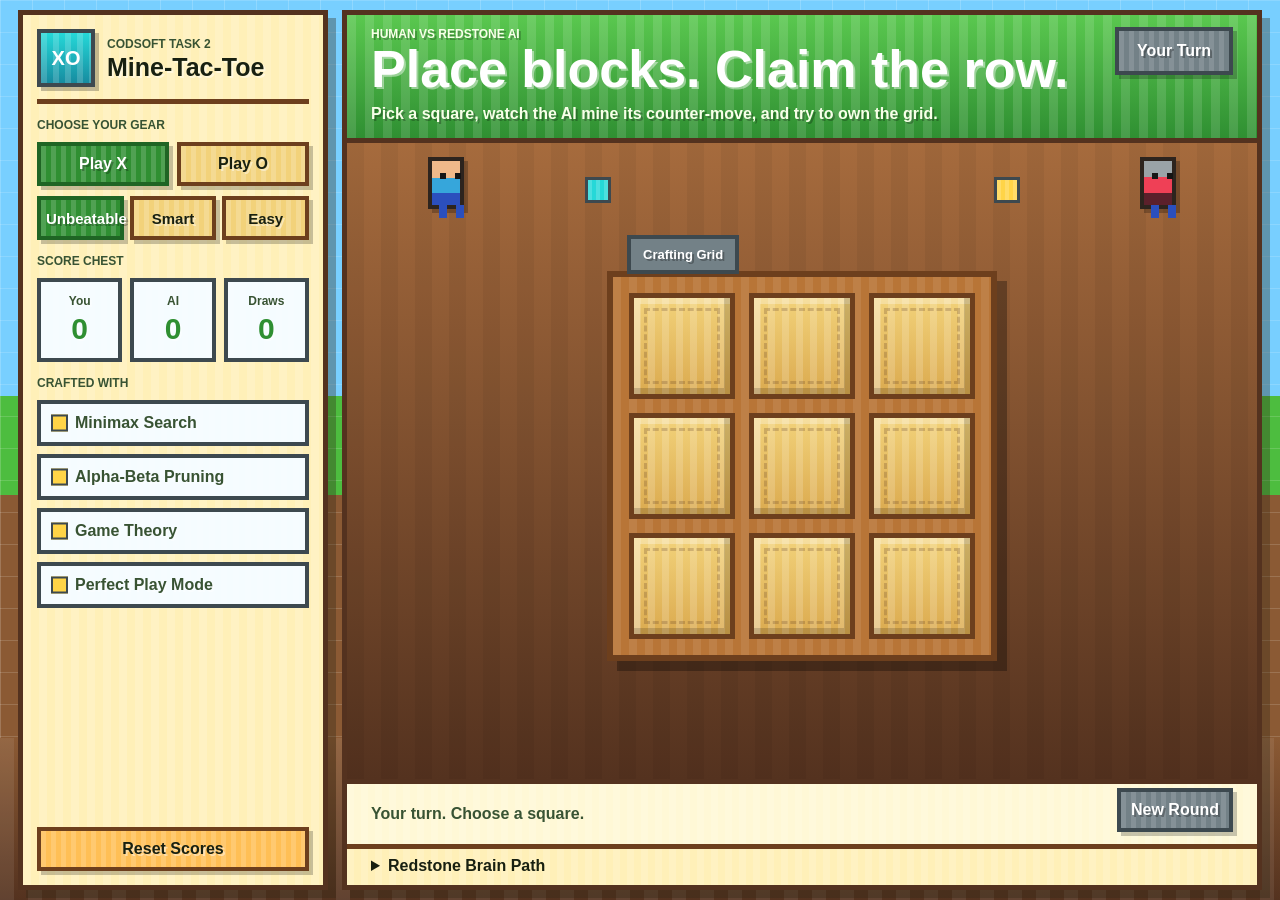
<file: Task-2-Tic-Tac-Toe/index.html>
<!DOCTYPE html>
<html lang="en">
<head>
    <meta charset="UTF-8">
    <meta name="viewport" content="width=device-width, initial-scale=1.0">
    <title>Tic-Tac-Toe AI</title>
    <link rel="stylesheet" href="style.css">
</head>
<body>
    <div class="sky-layer" aria-hidden="true">
        <span class="cloud cloud-one"></span>
        <span class="cloud cloud-two"></span>
        <span class="floating-block block-one"></span>
        <span class="floating-block block-two"></span>
        <span class="floating-block block-three"></span>
    </div>

    <main class="app">
        <aside class="panel hud-panel">
            <div class="brand">
                <div class="brand-mark">XO</div>
                <div>
                    <p class="eyebrow">CODSOFT Task 2</p>
                    <h1>Mine-Tac-Toe</h1>
                </div>
            </div>

            <section class="control-section">
                <p class="section-title">Choose Your Gear</p>
                <div class="segmented" aria-label="Choose your symbol">
                    <button class="segment active" data-symbol="X" type="button">Play X</button>
                    <button class="segment" data-symbol="O" type="button">Play O</button>
                </div>
                <div class="segmented" aria-label="Choose difficulty">
                    <button class="difficulty active" data-level="unbeatable" type="button">Unbeatable</button>
                    <button class="difficulty" data-level="smart" type="button">Smart</button>
                    <button class="difficulty" data-level="easy" type="button">Easy</button>
                </div>
            </section>

            <section class="control-section">
                <p class="section-title">Score Chest</p>
                <div class="score-grid">
                    <div>
                        <span>You</span>
                        <strong id="humanScore">0</strong>
                    </div>
                    <div>
                        <span>AI</span>
                        <strong id="aiScore">0</strong>
                    </div>
                    <div>
                        <span>Draws</span>
                        <strong id="drawScore">0</strong>
                    </div>
                </div>
            </section>

            <section class="control-section">
                <p class="section-title">Crafted With</p>
                <div class="engine-list">
                    <span>Minimax Search</span>
                    <span>Alpha-Beta Pruning</span>
                    <span>Game Theory</span>
                    <span>Perfect Play Mode</span>
                </div>
            </section>

            <button class="reset-all" id="resetAll" type="button">Reset Scores</button>
        </aside>

        <section class="game-card arena">
            <header class="game-header">
                <div>
                    <p class="eyebrow">Human vs Redstone AI</p>
                    <h2>Place blocks. Claim the row.</h2>
                    <p>Pick a square, watch the AI mine its counter-move, and try to own the grid.</p>
                </div>
                <div class="status-pill" id="turnBadge">Your Turn</div>
            </header>

            <div class="board-wrap">
                <div class="mini-scene" aria-hidden="true">
                    <span class="sprite player-sprite"></span>
                    <span class="sprite ai-sprite"></span>
                    <span class="ore ore-one"></span>
                    <span class="ore ore-two"></span>
                </div>
                <div class="board" id="board" aria-label="Tic-Tac-Toe board">
                    <button class="cell" data-index="0" type="button" aria-label="Cell 1"></button>
                    <button class="cell" data-index="1" type="button" aria-label="Cell 2"></button>
                    <button class="cell" data-index="2" type="button" aria-label="Cell 3"></button>
                    <button class="cell" data-index="3" type="button" aria-label="Cell 4"></button>
                    <button class="cell" data-index="4" type="button" aria-label="Cell 5"></button>
                    <button class="cell" data-index="5" type="button" aria-label="Cell 6"></button>
                    <button class="cell" data-index="6" type="button" aria-label="Cell 7"></button>
                    <button class="cell" data-index="7" type="button" aria-label="Cell 8"></button>
                    <button class="cell" data-index="8" type="button" aria-label="Cell 9"></button>
                </div>
            </div>

            <div class="message-bar">
                <p id="message">Choose a square to start the match.</p>
                <button id="newRound" type="button">New Round</button>
            </div>

            <details class="algorithm-panel">
                <summary>Redstone Brain Path</summary>
                <div class="flow">
                    <span>Check board</span>
                    <span>Simulate moves</span>
                    <span>Score outcomes</span>
                    <span>Choose best move</span>
                </div>
            </details>
        </section>
    </main>

    <script src="script.js"></script>
</body>
</html>
</file>
<file: Task-2-Tic-Tac-Toe/style.css>
:root {
    --sky-top: #78cfff;
    --sky-bottom: #bdefff;
    --cloud: #f5fcff;
    --grass: #4dbd3f;
    --grass-dark: #2f8f32;
    --leaf: #5ac84f;
    --dirt: #8b5a34;
    --dirt-dark: #54321f;
    --stone: #738187;
    --stone-dark: #3d494f;
    --wood: #b87537;
    --wood-dark: #6d3f1d;
    --sand: #f2d27a;
    --gold: #ffd447;
    --redstone: #ef4056;
    --diamond: #25d8d8;
    --ink: #182011;
    --muted: #385333;
    --panel: #fff0b8;
    --panel-soft: #fff8d6;
    --shadow: 8px 8px 0 rgba(49, 41, 25, 0.35);
}

* {
    box-sizing: border-box;
}

html {
    min-height: 100%;
}

body {
    margin: 0;
    min-height: 100vh;
    overflow-x: hidden;
    font-family: "Trebuchet MS", Arial, Helvetica, sans-serif;
    color: var(--ink);
    background:
        linear-gradient(90deg, rgba(255, 255, 255, 0.18) 1px, transparent 1px),
        linear-gradient(rgba(255, 255, 255, 0.15) 1px, transparent 1px),
        linear-gradient(180deg, var(--sky-top) 0 44%, var(--grass) 44% 55%, var(--dirt) 55% 100%);
    background-size: 32px 32px, 32px 32px, auto;
}

body::after {
    content: "";
    position: fixed;
    inset: auto 0 0;
    height: 18vh;
    pointer-events: none;
    background:
        linear-gradient(90deg, rgba(255, 255, 255, 0.08) 50%, transparent 50%),
        linear-gradient(180deg, var(--dirt), var(--dirt-dark));
    background-size: 28px 28px, auto;
}

button {
    font: inherit;
    cursor: pointer;
}

.sky-layer {
    position: fixed;
    inset: 0;
    overflow: hidden;
    pointer-events: none;
}

.cloud,
.floating-block {
    position: absolute;
    display: block;
}

.cloud {
    width: 168px;
    height: 48px;
    background:
        linear-gradient(90deg, transparent 0 16px, var(--cloud) 16px 64px, transparent 64px 80px, var(--cloud) 80px 152px, transparent 152px),
        linear-gradient(90deg, var(--cloud) 0 100%);
    filter: drop-shadow(4px 4px 0 rgba(54, 89, 117, 0.12));
    opacity: 0.86;
    animation: driftCloud 18s linear infinite;
}

.cloud-one {
    top: 8%;
    left: -180px;
}

.cloud-two {
    top: 22%;
    left: 62%;
    transform: scale(0.72);
    animation-duration: 23s;
    animation-delay: -9s;
}

.floating-block {
    width: 46px;
    height: 46px;
    border: 4px solid var(--dirt-dark);
    background:
        linear-gradient(var(--grass) 0 30%, var(--dirt) 30%),
        linear-gradient(90deg, rgba(255, 255, 255, 0.15) 50%, transparent 50%);
    background-size: auto, 12px 12px;
    box-shadow: 5px 5px 0 rgba(49, 41, 25, 0.24);
    animation: floatBlock 2.8s ease-in-out infinite;
}

.block-one {
    top: 12%;
    right: 12%;
}

.block-two {
    top: 34%;
    left: 5%;
    transform: scale(0.78);
    animation-delay: -1s;
}

.block-three {
    top: 9%;
    left: 42%;
    transform: scale(0.58);
    animation-delay: -1.9s;
}

.app {
    position: relative;
    z-index: 1;
    min-height: 100vh;
    display: grid;
    grid-template-columns: minmax(250px, 310px) minmax(0, 1fr);
    gap: 14px;
    padding: 10px 18px;
}

.panel,
.game-card {
    border: 5px solid var(--dirt-dark);
    border-radius: 0;
    box-shadow: var(--shadow);
}

.hud-panel {
    display: flex;
    flex-direction: column;
    gap: 14px;
    padding: 14px;
    background:
        linear-gradient(90deg, rgba(255, 255, 255, 0.16) 50%, transparent 50%),
        var(--panel);
    background-size: 16px 16px, auto;
}

.brand {
    display: flex;
    gap: 12px;
    align-items: center;
    padding-bottom: 12px;
    border-bottom: 5px solid var(--wood-dark);
}

.brand-mark {
    width: 58px;
    height: 58px;
    display: grid;
    place-items: center;
    color: #ffffff;
    font-size: 20px;
    font-weight: 900;
    border: 4px solid var(--stone-dark);
    background:
        linear-gradient(90deg, rgba(255, 255, 255, 0.17) 50%, transparent 50%),
        linear-gradient(180deg, var(--diamond), #168ca0);
    background-size: 12px 12px, auto;
    box-shadow: 4px 4px 0 rgba(0, 0, 0, 0.24);
    animation: bob 1.8s ease-in-out infinite;
}

.eyebrow,
.section-title,
h1,
h2,
p {
    margin: 0;
}

.eyebrow,
.section-title {
    color: var(--muted);
    font-size: 12px;
    font-weight: 900;
    text-transform: uppercase;
}

h1,
h2,
.status-pill,
.segment,
.difficulty,
.reset-all,
.message-bar button,
.engine-list span,
.score-grid span,
.score-grid strong,
.flow span {
    letter-spacing: 0;
    text-shadow: 2px 2px 0 rgba(255, 255, 255, 0.45);
}

h1 {
    margin-top: 4px;
    font-size: 25px;
    line-height: 1;
}

h2 {
    margin: 4px 0 8px;
    font-size: clamp(30px, 4.4vw, 52px);
    line-height: 0.95;
}

.control-section {
    display: grid;
    gap: 10px;
}

.segmented {
    display: grid;
    grid-template-columns: repeat(2, minmax(0, 1fr));
    gap: 8px;
}

.segmented:nth-of-type(2) {
    grid-template-columns: repeat(3, minmax(0, 1fr));
    gap: 6px;
}

.segment,
.difficulty,
.reset-all,
.message-bar button {
    min-width: 0;
    min-height: 44px;
    padding: 9px 10px;
    color: var(--ink);
    font-weight: 900;
    background:
        linear-gradient(90deg, rgba(255, 255, 255, 0.18) 50%, transparent 50%),
        var(--sand);
    background-size: 10px 10px, auto;
    border: 4px solid var(--wood-dark);
    border-radius: 0;
    box-shadow: 4px 4px 0 rgba(0, 0, 0, 0.22);
    transition: transform 120ms ease, box-shadow 120ms ease, filter 120ms ease;
}

.difficulty {
    padding-inline: 5px;
    font-size: 15px;
    line-height: 1;
    white-space: nowrap;
}

.segment:hover,
.difficulty:hover,
.reset-all:hover,
.message-bar button:hover {
    transform: translate(-2px, -2px);
    box-shadow: 6px 6px 0 rgba(0, 0, 0, 0.24);
    filter: brightness(1.06);
}

.segment.active,
.difficulty.active {
    color: #ffffff;
    background:
        linear-gradient(90deg, rgba(255, 255, 255, 0.16) 50%, transparent 50%),
        var(--grass-dark);
    background-size: 10px 10px, auto;
    border-color: #1f6524;
    text-shadow: 2px 2px 0 rgba(0, 0, 0, 0.26);
}

.score-grid {
    display: grid;
    grid-template-columns: repeat(3, minmax(0, 1fr));
    gap: 8px;
}

.score-grid div,
.engine-list span,
.flow span {
    border: 4px solid var(--stone-dark);
    background:
        linear-gradient(90deg, rgba(255, 255, 255, 0.12) 50%, transparent 50%),
        var(--cloud);
    background-size: 12px 12px, auto;
}

.score-grid div {
    min-width: 0;
    padding: 12px 8px;
    text-align: center;
}

.score-grid span,
.score-grid strong {
    display: block;
}

.score-grid span {
    color: var(--muted);
    font-size: 12px;
    font-weight: 900;
}

.score-grid strong {
    margin-top: 4px;
    font-size: 30px;
    color: var(--grass-dark);
}

.engine-list {
    display: grid;
    gap: 8px;
}

.engine-list span {
    position: relative;
    padding: 10px 12px 10px 34px;
    color: var(--muted);
    font-weight: 900;
}

.engine-list span::before {
    content: "";
    position: absolute;
    left: 10px;
    top: 50%;
    width: 13px;
    height: 13px;
    border: 2px solid var(--stone-dark);
    background: var(--gold);
    transform: translateY(-50%);
}

.reset-all {
    margin-top: auto;
    background:
        linear-gradient(90deg, rgba(255, 255, 255, 0.16) 50%, transparent 50%),
        #ffbf55;
    background-size: 10px 10px, auto;
}

.arena {
    min-height: calc(100vh - 20px);
    display: grid;
    grid-template-rows: auto minmax(0, 1fr) auto auto;
    overflow: hidden;
    background: var(--panel-soft);
}

.game-header {
    display: flex;
    align-items: flex-start;
    justify-content: space-between;
    gap: 18px;
    padding: 12px 24px;
    color: #ffffff;
    border-bottom: 5px solid var(--dirt-dark);
    background:
        linear-gradient(90deg, rgba(255, 255, 255, 0.12) 50%, transparent 50%),
        linear-gradient(180deg, var(--leaf), var(--grass-dark));
    background-size: 18px 18px, auto;
}

.game-header .eyebrow,
.game-header p:not(.eyebrow) {
    color: #f7ffe8;
    text-shadow: 2px 2px 0 rgba(0, 0, 0, 0.26);
}

.game-header p:not(.eyebrow) {
    max-width: 640px;
    line-height: 1.45;
    font-weight: 800;
}

.status-pill {
    flex: 0 0 auto;
    min-width: 118px;
    padding: 11px 13px;
    text-align: center;
    color: #ffffff;
    font-weight: 900;
    border: 4px solid var(--stone-dark);
    background:
        linear-gradient(90deg, rgba(255, 255, 255, 0.13) 50%, transparent 50%),
        var(--stone);
    background-size: 10px 10px, auto;
    box-shadow: 4px 4px 0 rgba(0, 0, 0, 0.22);
    text-shadow: 2px 2px 0 rgba(0, 0, 0, 0.3);
}

body.ai-thinking .status-pill {
    animation: pulseBlock 650ms infinite alternate;
    background-color: var(--redstone);
}

.board-wrap {
    position: relative;
    display: grid;
    place-items: center;
    min-height: 360px;
    padding: 28px 24px 18px;
    background:
        linear-gradient(90deg, rgba(0, 0, 0, 0.05) 50%, transparent 50%),
        linear-gradient(180deg, #a66b3d, var(--dirt-dark));
    background-size: 34px 34px, auto;
}

.mini-scene {
    position: absolute;
    inset: 8px 20px auto;
    height: 58px;
    pointer-events: none;
}

.sprite,
.ore {
    position: absolute;
    display: block;
}

.sprite {
    bottom: 0;
    width: 36px;
    height: 52px;
    border: 4px solid #2d241e;
    box-shadow: 4px 4px 0 rgba(0, 0, 0, 0.25);
    animation: characterHop 1.6s ease-in-out infinite;
}

.sprite::before,
.sprite::after {
    content: "";
    position: absolute;
}

.sprite::before {
    left: 8px;
    top: 12px;
    width: 6px;
    height: 6px;
    background: #151515;
    box-shadow: 15px 0 0 #151515;
}

.sprite::after {
    left: 7px;
    bottom: -13px;
    width: 8px;
    height: 13px;
    background: #2b4fbd;
    box-shadow: 17px 0 0 #2b4fbd;
}

.player-sprite {
    left: 7%;
    background:
        linear-gradient(#f0b98a 0 38%, #36a6db 38% 72%, #2b4fbd 72%);
}

.ai-sprite {
    right: 7%;
    background:
        linear-gradient(#9aa3a7 0 36%, var(--redstone) 36% 72%, #5b202b 72%);
    animation-delay: -0.8s;
}

.ore {
    bottom: 6px;
    width: 26px;
    height: 26px;
    border: 3px solid var(--stone-dark);
    background:
        linear-gradient(90deg, rgba(255, 255, 255, 0.18) 50%, transparent 50%),
        var(--diamond);
    background-size: 8px 8px, auto;
    animation: sparkle 900ms infinite alternate;
}

.ore-one {
    left: 25%;
}

.ore-two {
    right: 25%;
    background-color: var(--gold);
    animation-delay: -400ms;
}

.board {
    position: relative;
    width: min(390px, 100%, 54vh);
    aspect-ratio: 1;
    display: grid;
    grid-template-columns: repeat(3, minmax(0, 1fr));
    gap: 14px;
    padding: 16px;
    border: 6px solid var(--wood-dark);
    background:
        linear-gradient(90deg, rgba(255, 255, 255, 0.08) 50%, transparent 50%),
        var(--wood);
    background-size: 16px 16px, auto;
    box-shadow: 10px 10px 0 rgba(0, 0, 0, 0.3);
}

.board::before {
    content: "Crafting Grid";
    position: absolute;
    left: 14px;
    top: -42px;
    padding: 8px 12px;
    color: #ffffff;
    font-size: 13px;
    font-weight: 900;
    border: 4px solid var(--stone-dark);
    background: var(--stone);
    text-shadow: 2px 2px 0 rgba(0, 0, 0, 0.28);
}

.cell {
    position: relative;
    display: grid;
    place-items: center;
    min-width: 0;
    aspect-ratio: 1;
    overflow: hidden;
    color: var(--diamond);
    font-size: clamp(46px, 9vw, 88px);
    font-weight: 900;
    background:
        linear-gradient(90deg, rgba(255, 255, 255, 0.16) 50%, transparent 50%),
        linear-gradient(180deg, var(--sand), #dbaa4f);
    background-size: 14px 14px, auto;
    border: 5px solid var(--wood-dark);
    border-radius: 0;
    box-shadow: inset -6px -6px 0 rgba(0, 0, 0, 0.16), inset 6px 6px 0 rgba(255, 255, 255, 0.28);
    transition: transform 120ms ease, filter 120ms ease, box-shadow 120ms ease;
}

.cell::before {
    content: "";
    position: absolute;
    inset: 10px;
    border: 3px dashed rgba(84, 50, 31, 0.22);
}

.cell:hover:not(:disabled) {
    transform: translateY(-6px) scale(1.035);
    filter: brightness(1.09);
    box-shadow: inset -6px -6px 0 rgba(0, 0, 0, 0.16), inset 6px 6px 0 rgba(255, 255, 255, 0.28), 0 8px 0 rgba(0, 0, 0, 0.15);
}

.cell:disabled {
    cursor: default;
}

.cell.placed {
    animation: popBlock 220ms ease-out;
}

.cell.ai {
    color: var(--redstone);
}

.cell.win {
    color: #1b220f;
    background:
        linear-gradient(90deg, rgba(255, 255, 255, 0.17) 50%, transparent 50%),
        var(--gold);
    border-color: #ad8611;
    animation: winFlash 600ms infinite alternate;
}

.block-burst {
    position: absolute;
    width: 9px;
    height: 9px;
    pointer-events: none;
    background: var(--gold);
    border: 2px solid var(--dirt-dark);
    animation: burst 520ms ease-out forwards;
}

.block-burst:nth-child(2n) {
    background: var(--diamond);
}

.message-bar {
    display: flex;
    align-items: center;
    justify-content: space-between;
    gap: 12px;
    padding: 8px 24px;
    border-top: 5px solid var(--dirt-dark);
    background:
        linear-gradient(90deg, rgba(255, 255, 255, 0.13) 50%, transparent 50%),
        var(--panel-soft);
    background-size: 14px 14px, auto;
}

.message-bar p {
    color: var(--muted);
    font-weight: 900;
}

.message-bar button {
    color: #ffffff;
    background:
        linear-gradient(90deg, rgba(255, 255, 255, 0.13) 50%, transparent 50%),
        var(--stone);
    background-size: 10px 10px, auto;
    border-color: var(--stone-dark);
    text-shadow: 2px 2px 0 rgba(0, 0, 0, 0.28);
    transform: translateY(-4px);
}

.message-bar button:hover {
    transform: translate(-2px, -6px);
}

.algorithm-panel {
    padding: 8px 24px 10px;
    border-top: 5px solid var(--wood-dark);
    background:
        linear-gradient(90deg, rgba(255, 255, 255, 0.14) 50%, transparent 50%),
        var(--panel);
    background-size: 14px 14px, auto;
}

.algorithm-panel summary {
    cursor: pointer;
    font-weight: 900;
}

.flow {
    display: grid;
    grid-template-columns: repeat(4, minmax(0, 1fr));
    gap: 8px;
    margin-top: 12px;
}

.flow span {
    padding: 10px;
    text-align: center;
    color: var(--muted);
    font-size: 13px;
    font-weight: 900;
}

@keyframes driftCloud {
    from {
        translate: -8vw 0;
    }
    to {
        translate: 120vw 0;
    }
}

@keyframes floatBlock {
    0%,
    100% {
        translate: 0 0;
    }
    50% {
        translate: 0 -14px;
    }
}

@keyframes bob {
    0%,
    100% {
        transform: translateY(0);
    }
    50% {
        transform: translateY(-5px);
    }
}

@keyframes characterHop {
    0%,
    100% {
        transform: translateY(0);
    }
    50% {
        transform: translateY(-7px);
    }
}

@keyframes sparkle {
    from {
        filter: brightness(1);
    }
    to {
        filter: brightness(1.35);
    }
}

@keyframes popBlock {
    0% {
        transform: scale(0.78) rotate(-3deg);
    }
    70% {
        transform: scale(1.08) rotate(2deg);
    }
    100% {
        transform: scale(1) rotate(0);
    }
}

@keyframes winFlash {
    from {
        filter: brightness(1);
    }
    to {
        filter: brightness(1.28);
    }
}

@keyframes pulseBlock {
    from {
        transform: translateY(0);
    }
    to {
        transform: translateY(-5px);
    }
}

@keyframes burst {
    from {
        opacity: 1;
        transform: translate(0, 0) scale(1);
    }
    to {
        opacity: 0;
        transform: translate(var(--burst-x), var(--burst-y)) scale(0.2);
    }
}

@media (prefers-reduced-motion: reduce) {
    *,
    *::before,
    *::after {
        animation-duration: 1ms !important;
        animation-iteration-count: 1 !important;
        scroll-behavior: auto !important;
    }
}

@media (max-width: 980px) {
    .app {
        grid-template-columns: 1fr;
    }

    .arena {
        min-height: auto;
    }

    .hud-panel {
        order: 2;
    }

    .game-card {
        order: 1;
    }
}

@media (max-width: 680px) {
    .app {
        gap: 0;
        padding: 0;
    }

    .panel,
    .game-card {
        border-left: 0;
        border-right: 0;
        box-shadow: none;
    }

    .game-header,
    .message-bar {
        flex-direction: column;
        align-items: stretch;
    }

    .board-wrap {
        min-height: 410px;
        padding: 72px 16px 26px;
    }

    .mini-scene {
        inset: 10px 16px auto;
    }

    .board {
        gap: 9px;
        padding: 10px;
    }

    .cell {
        border-width: 4px;
        font-size: clamp(40px, 17vw, 72px);
    }

    .segmented:nth-of-type(2),
    .flow {
        grid-template-columns: 1fr;
    }
}
</file>
